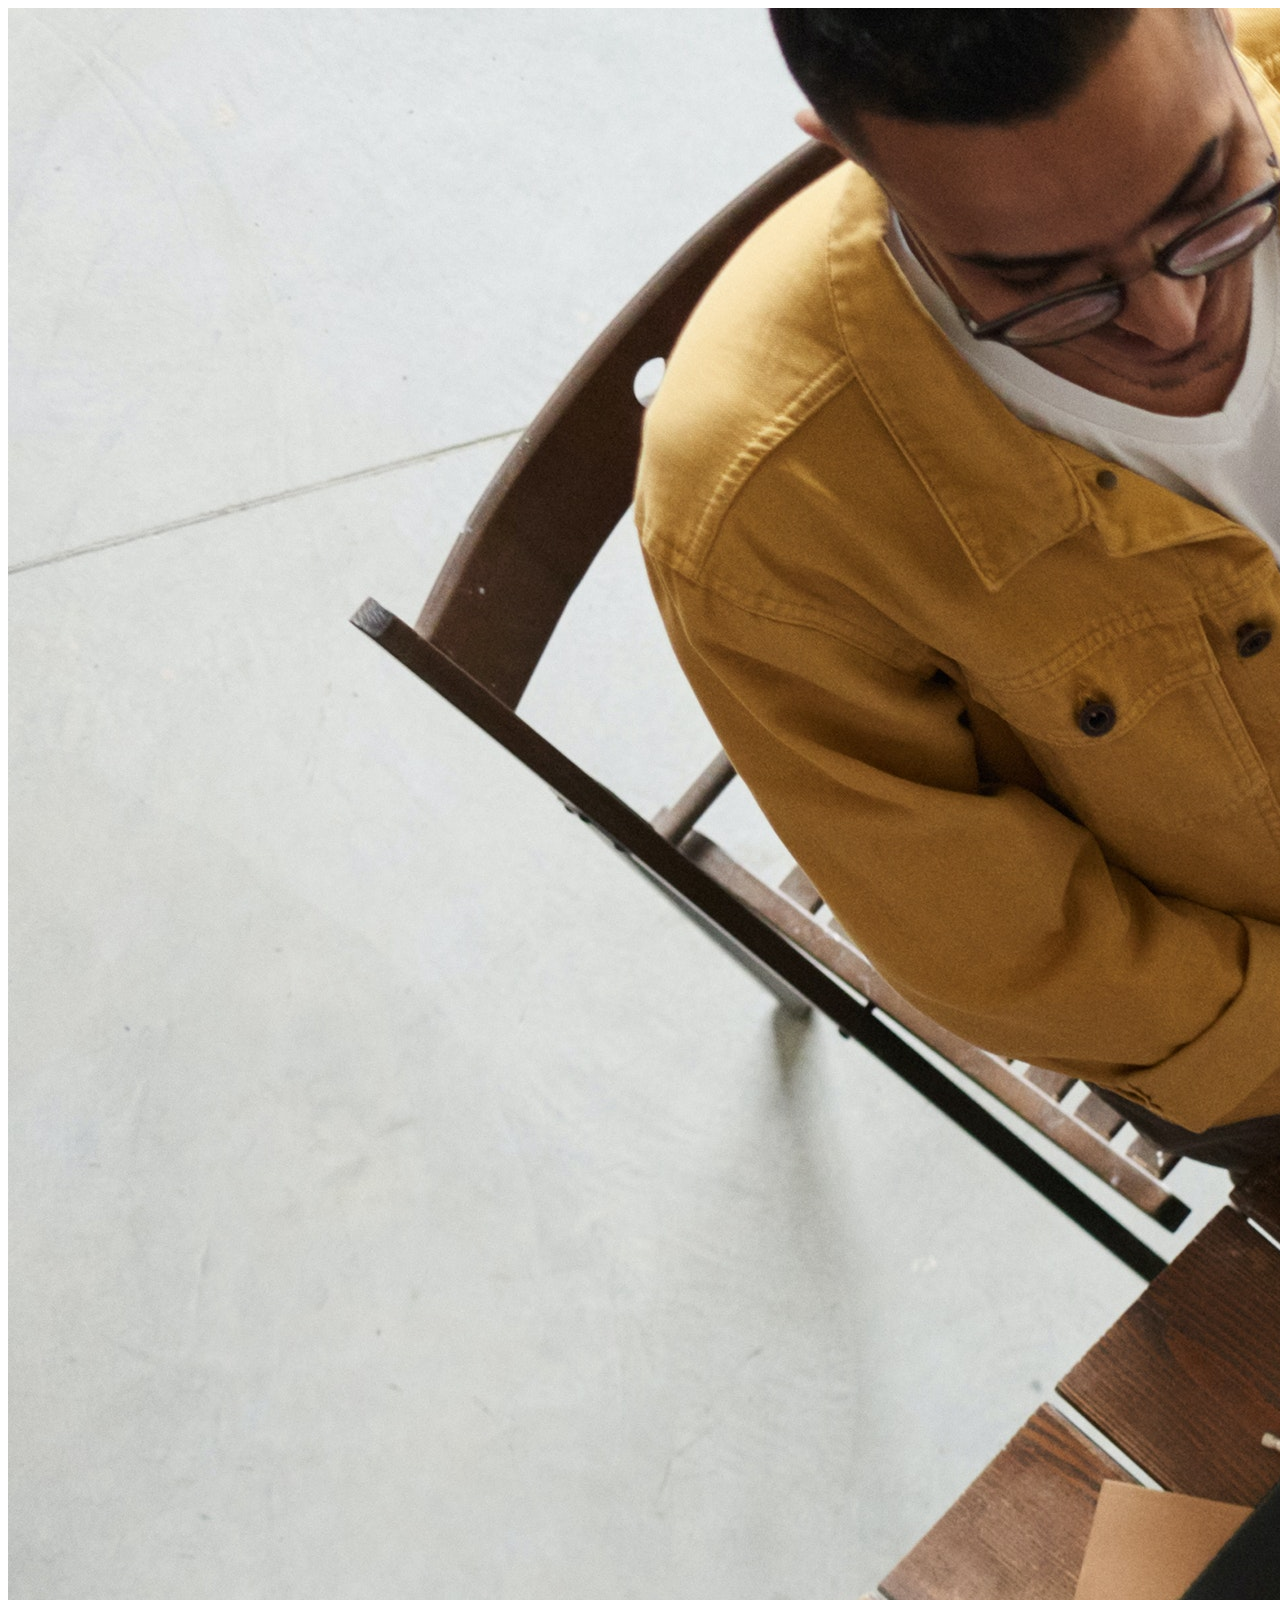
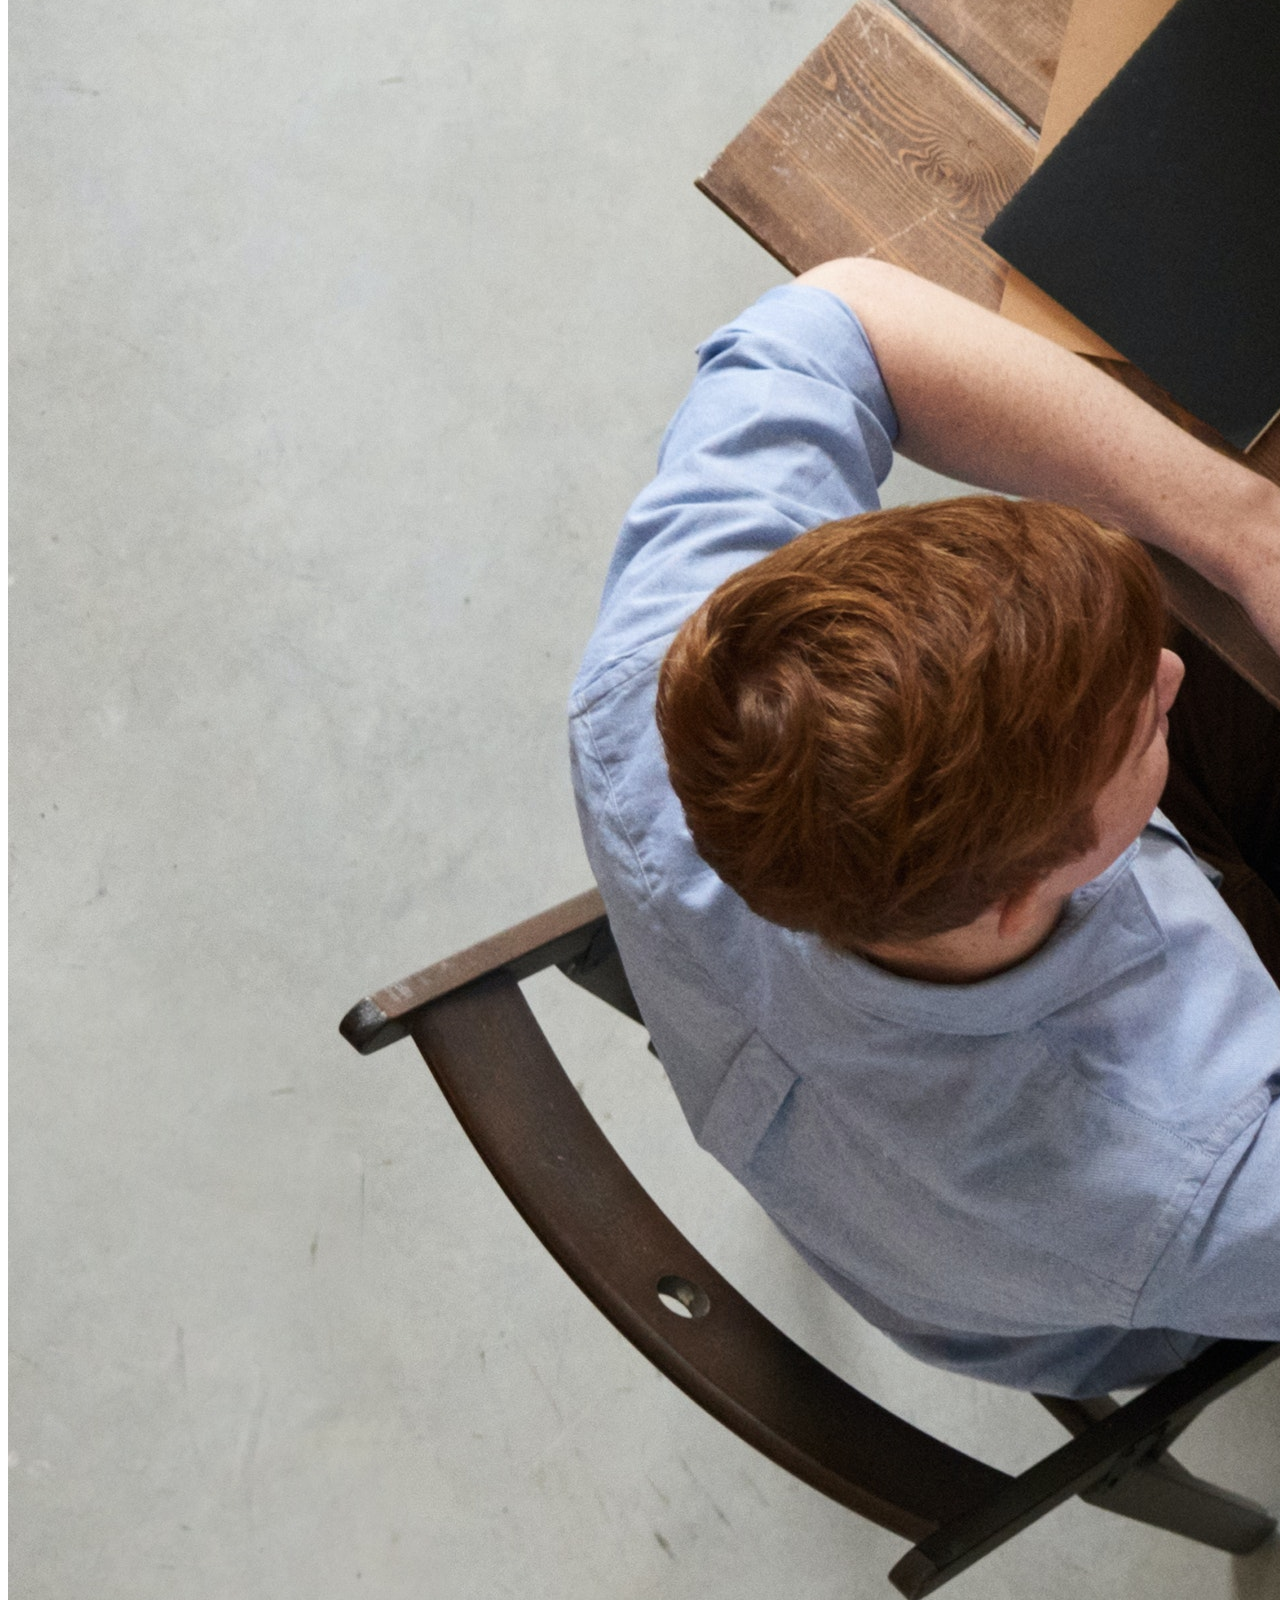
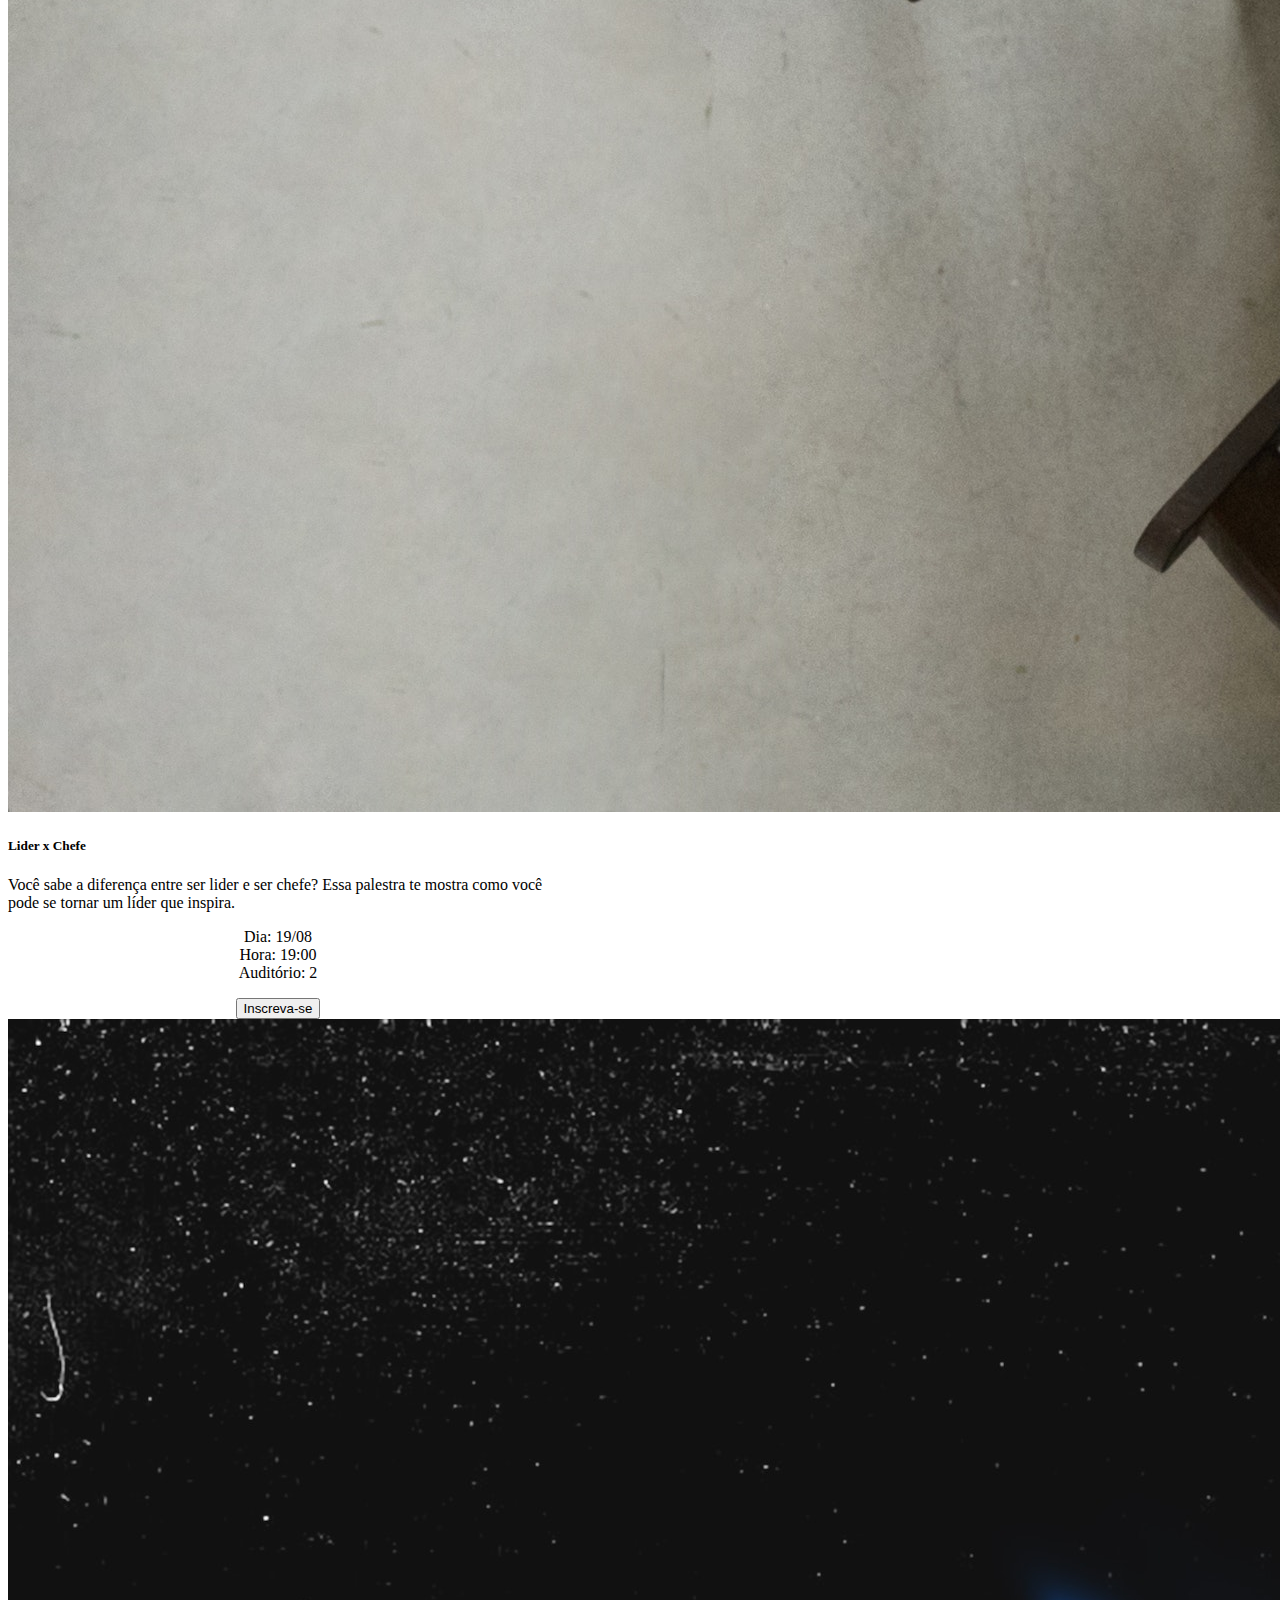
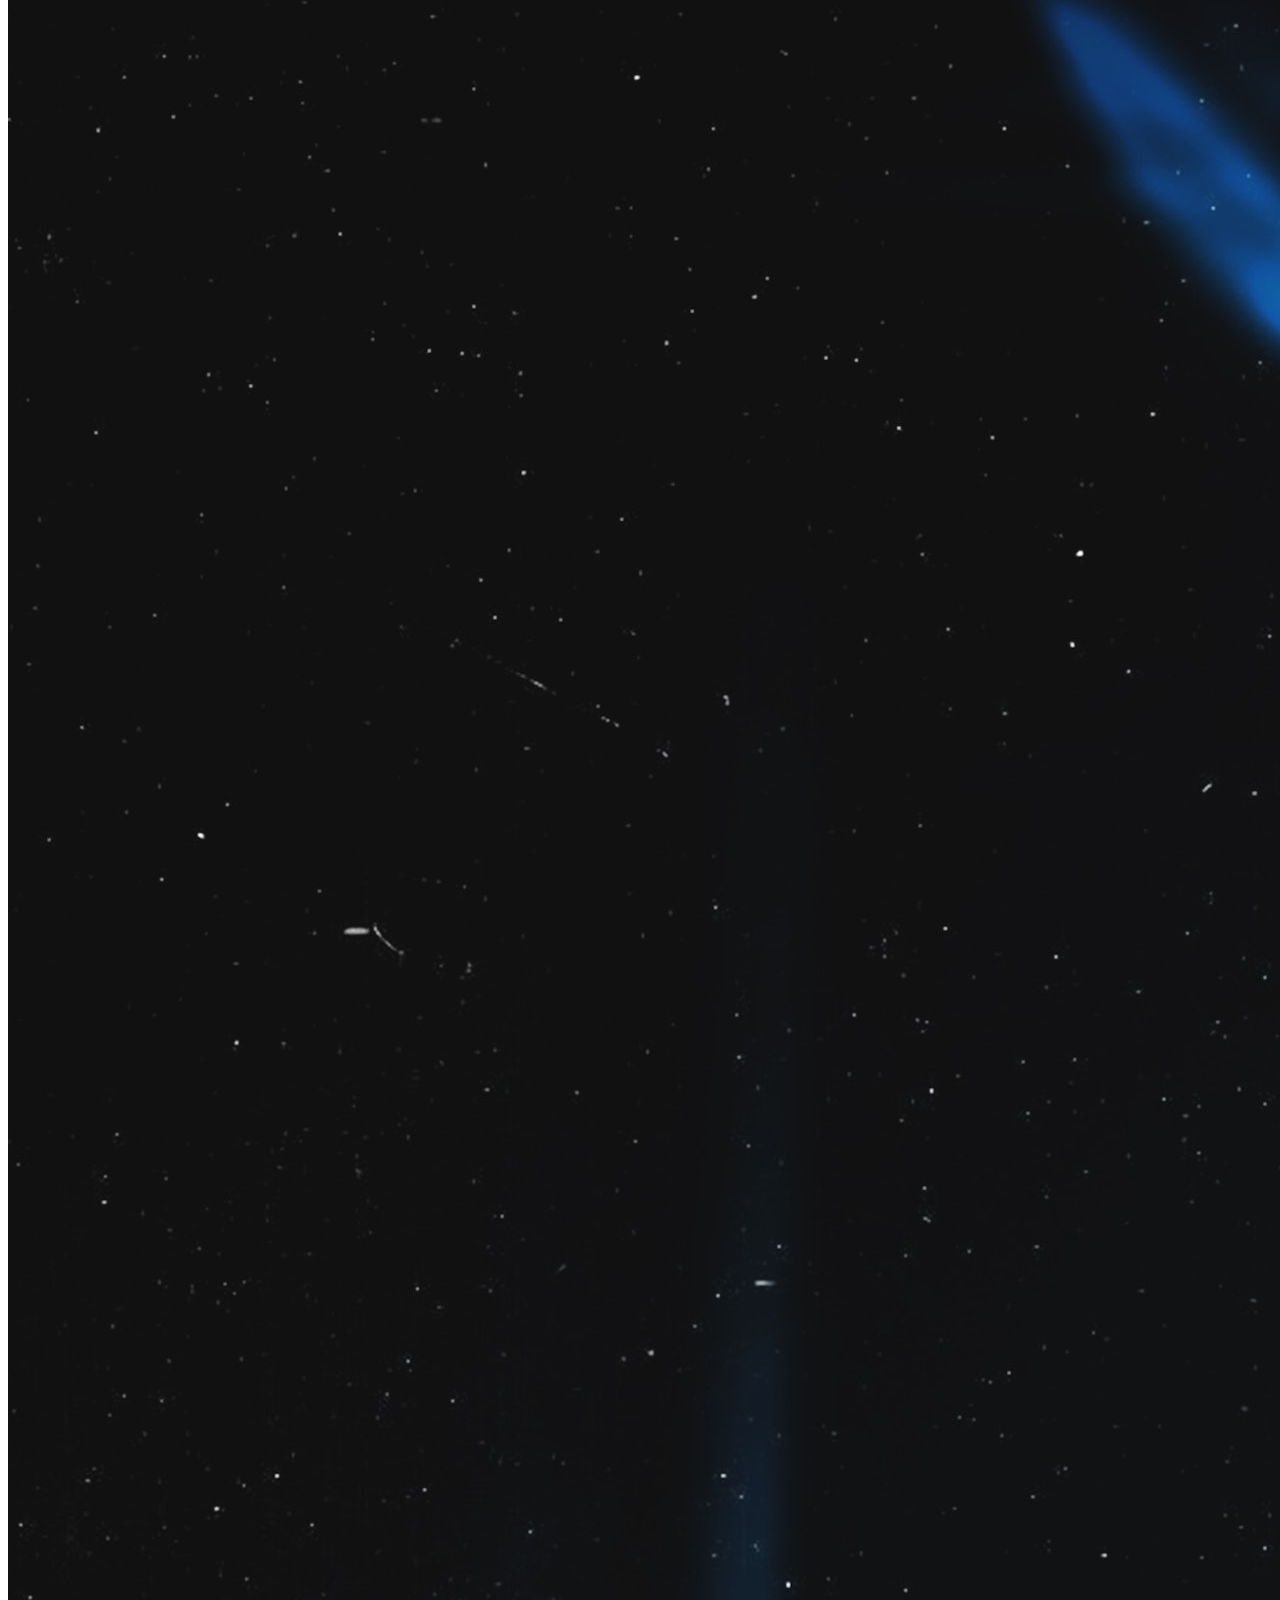
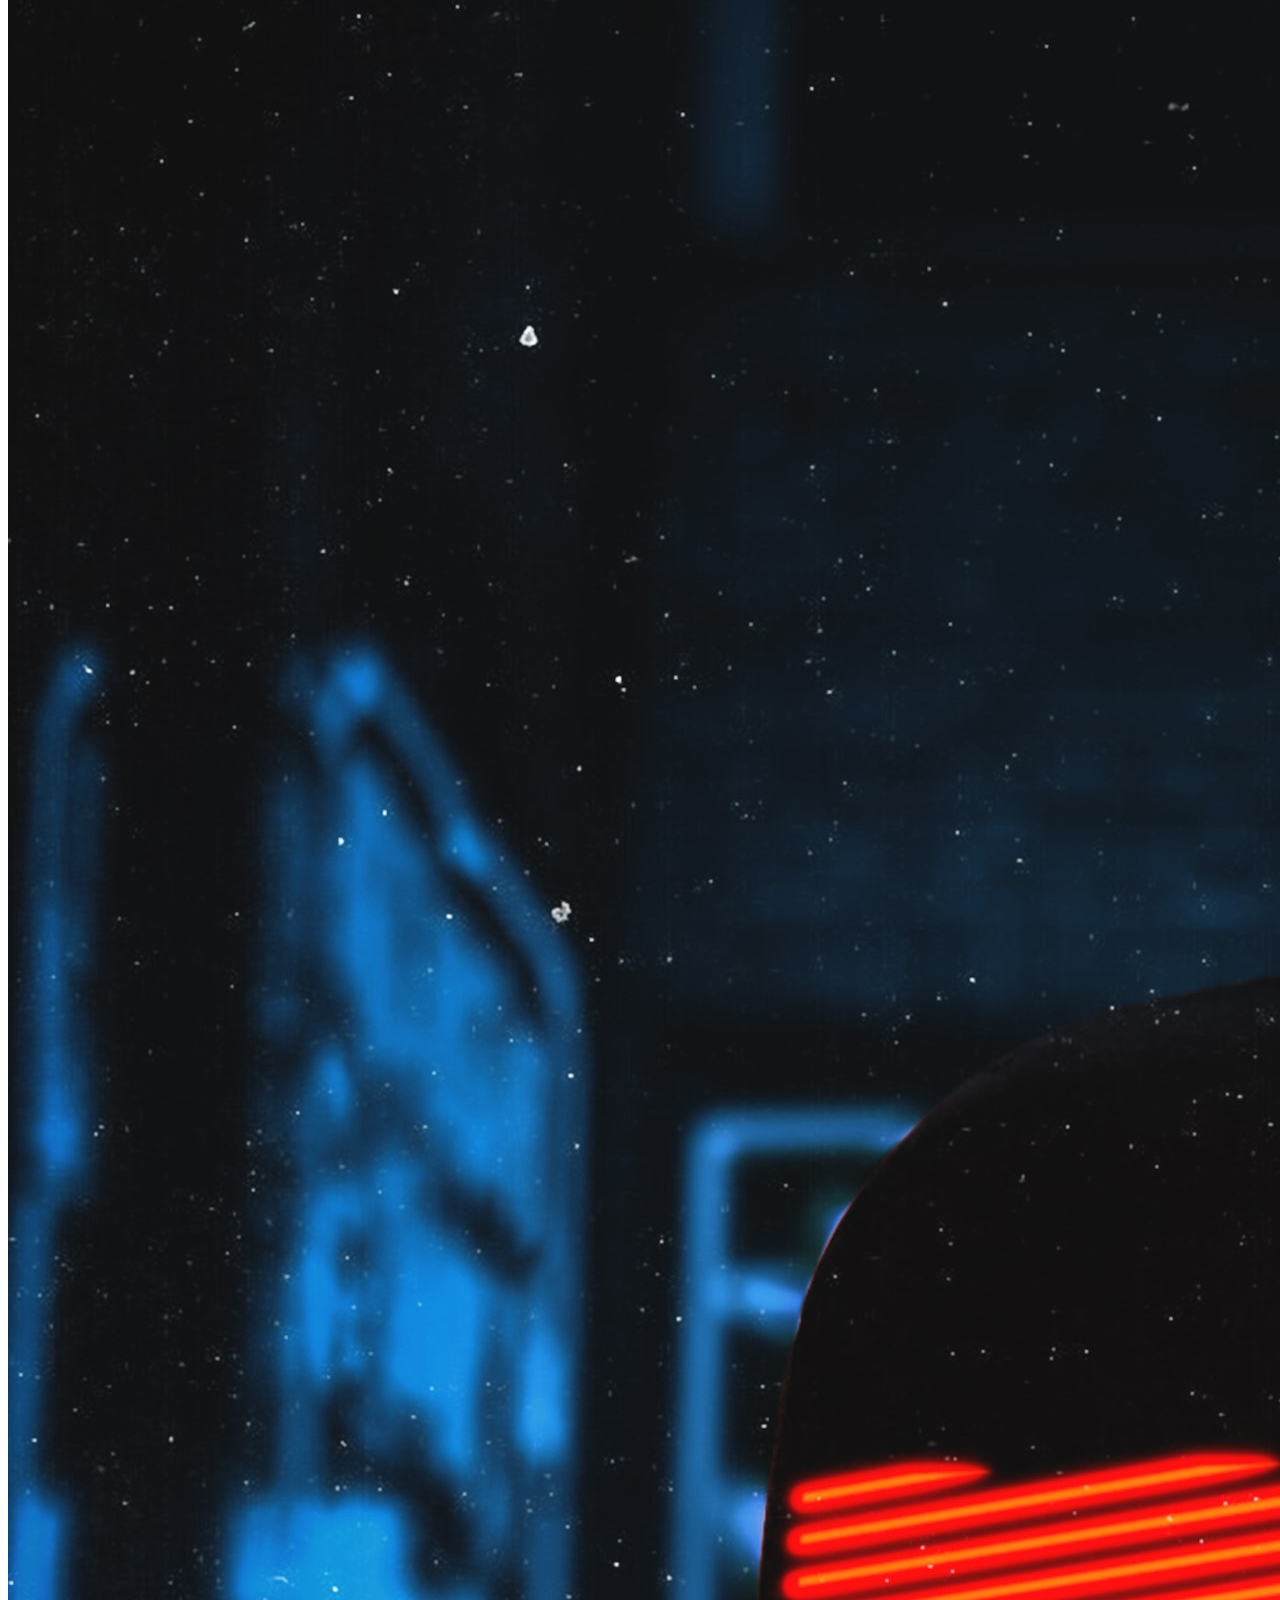
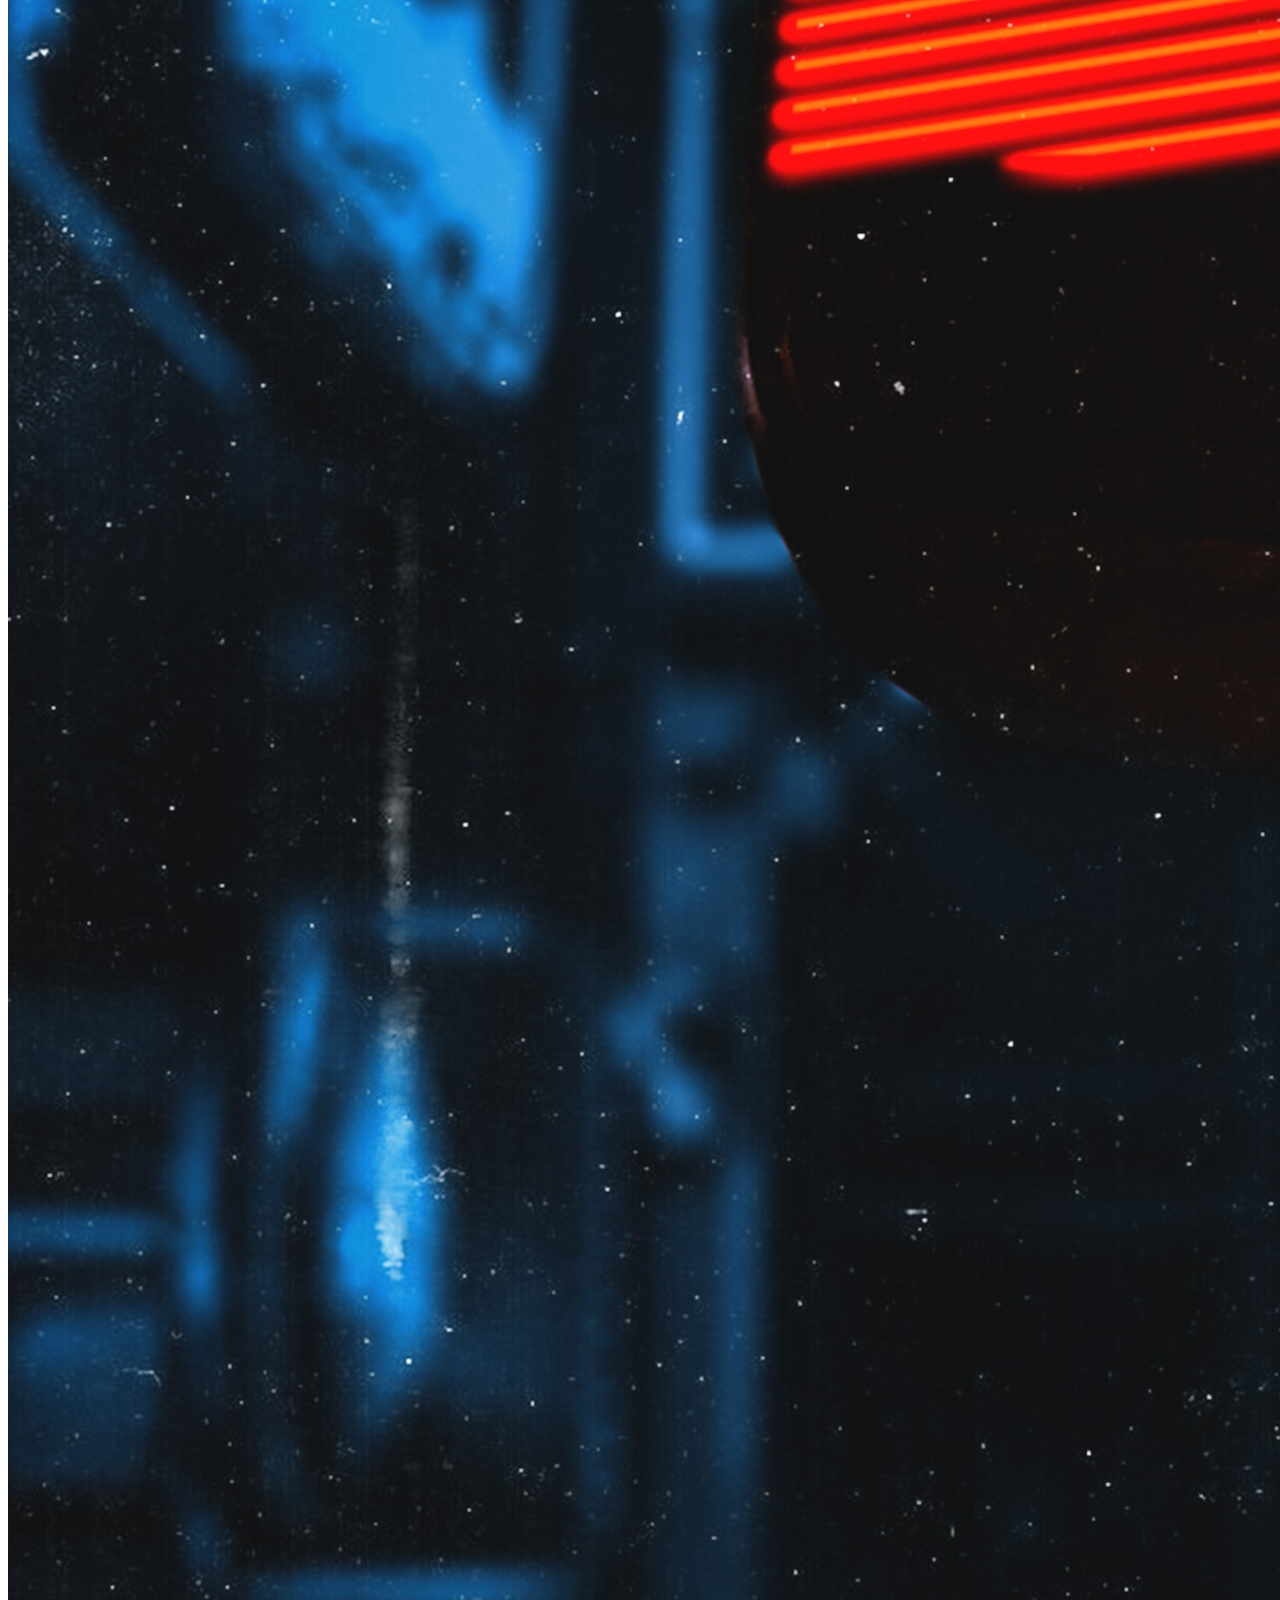
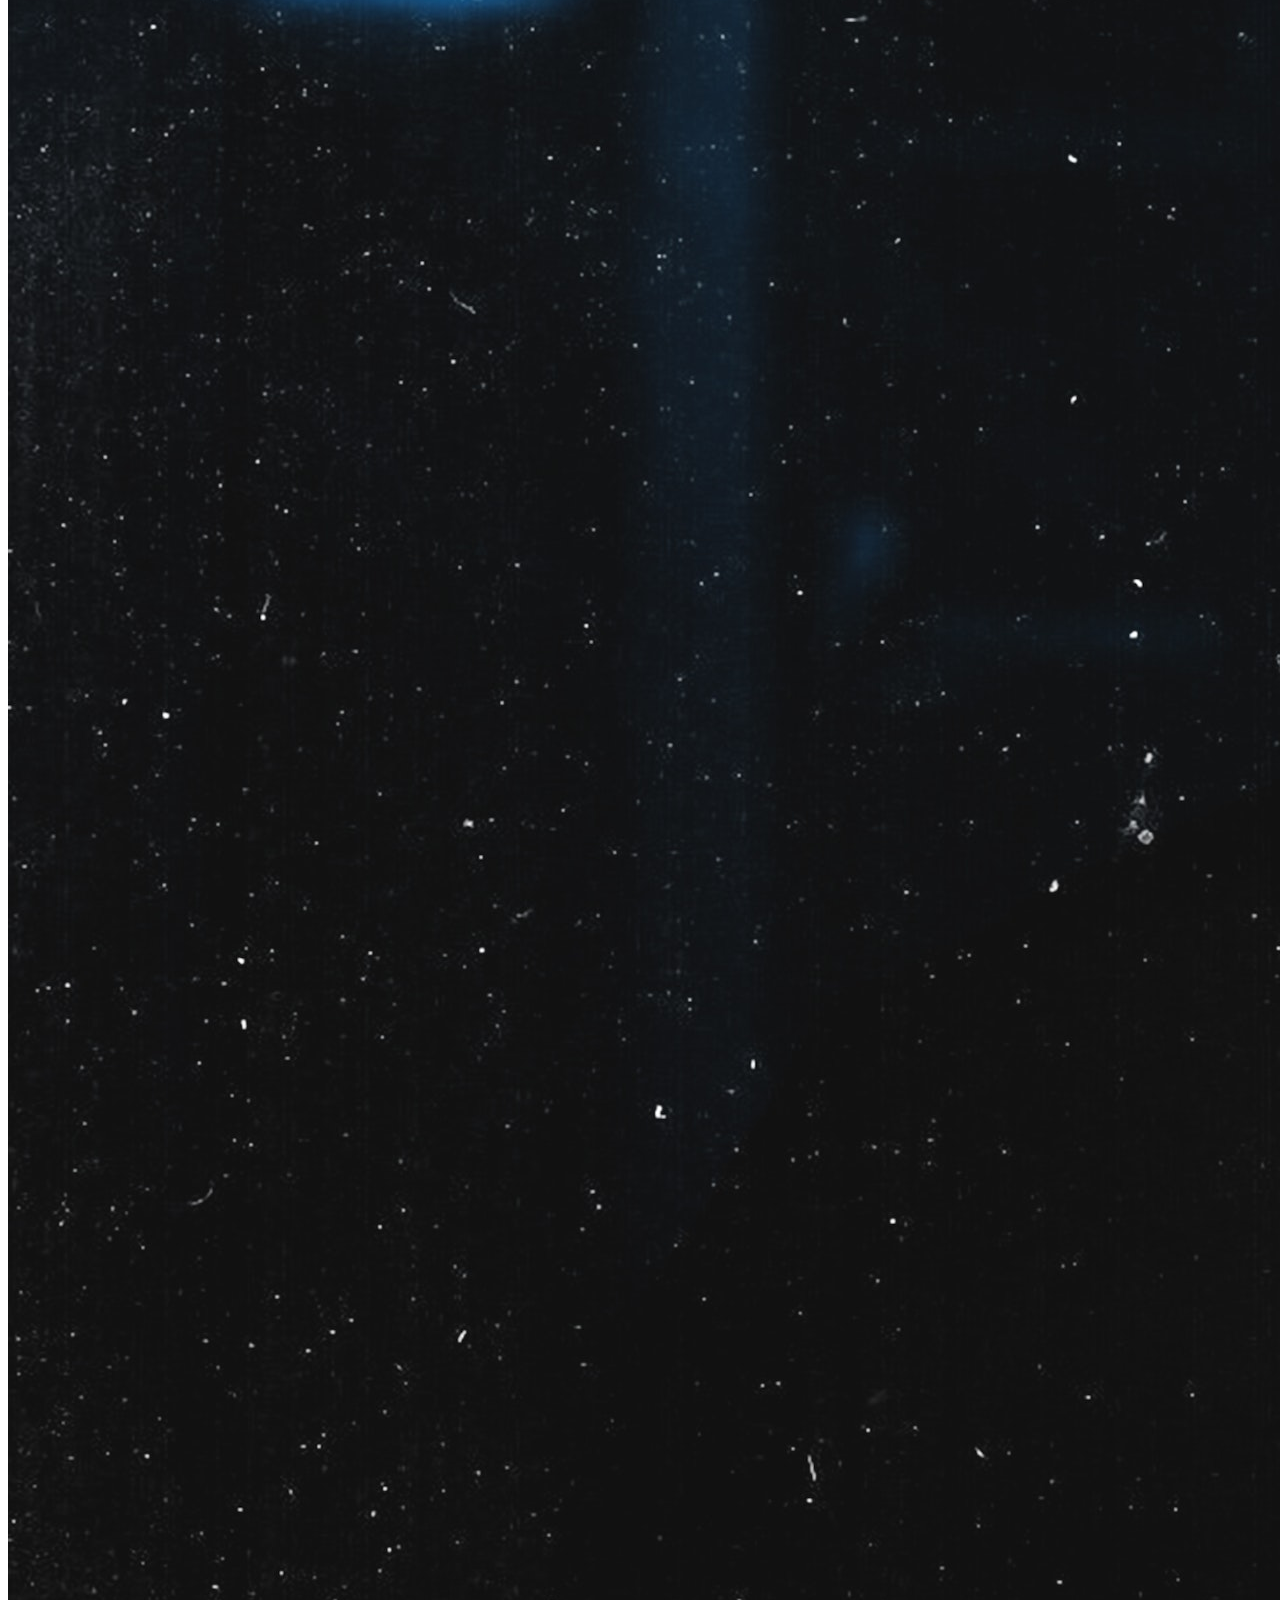
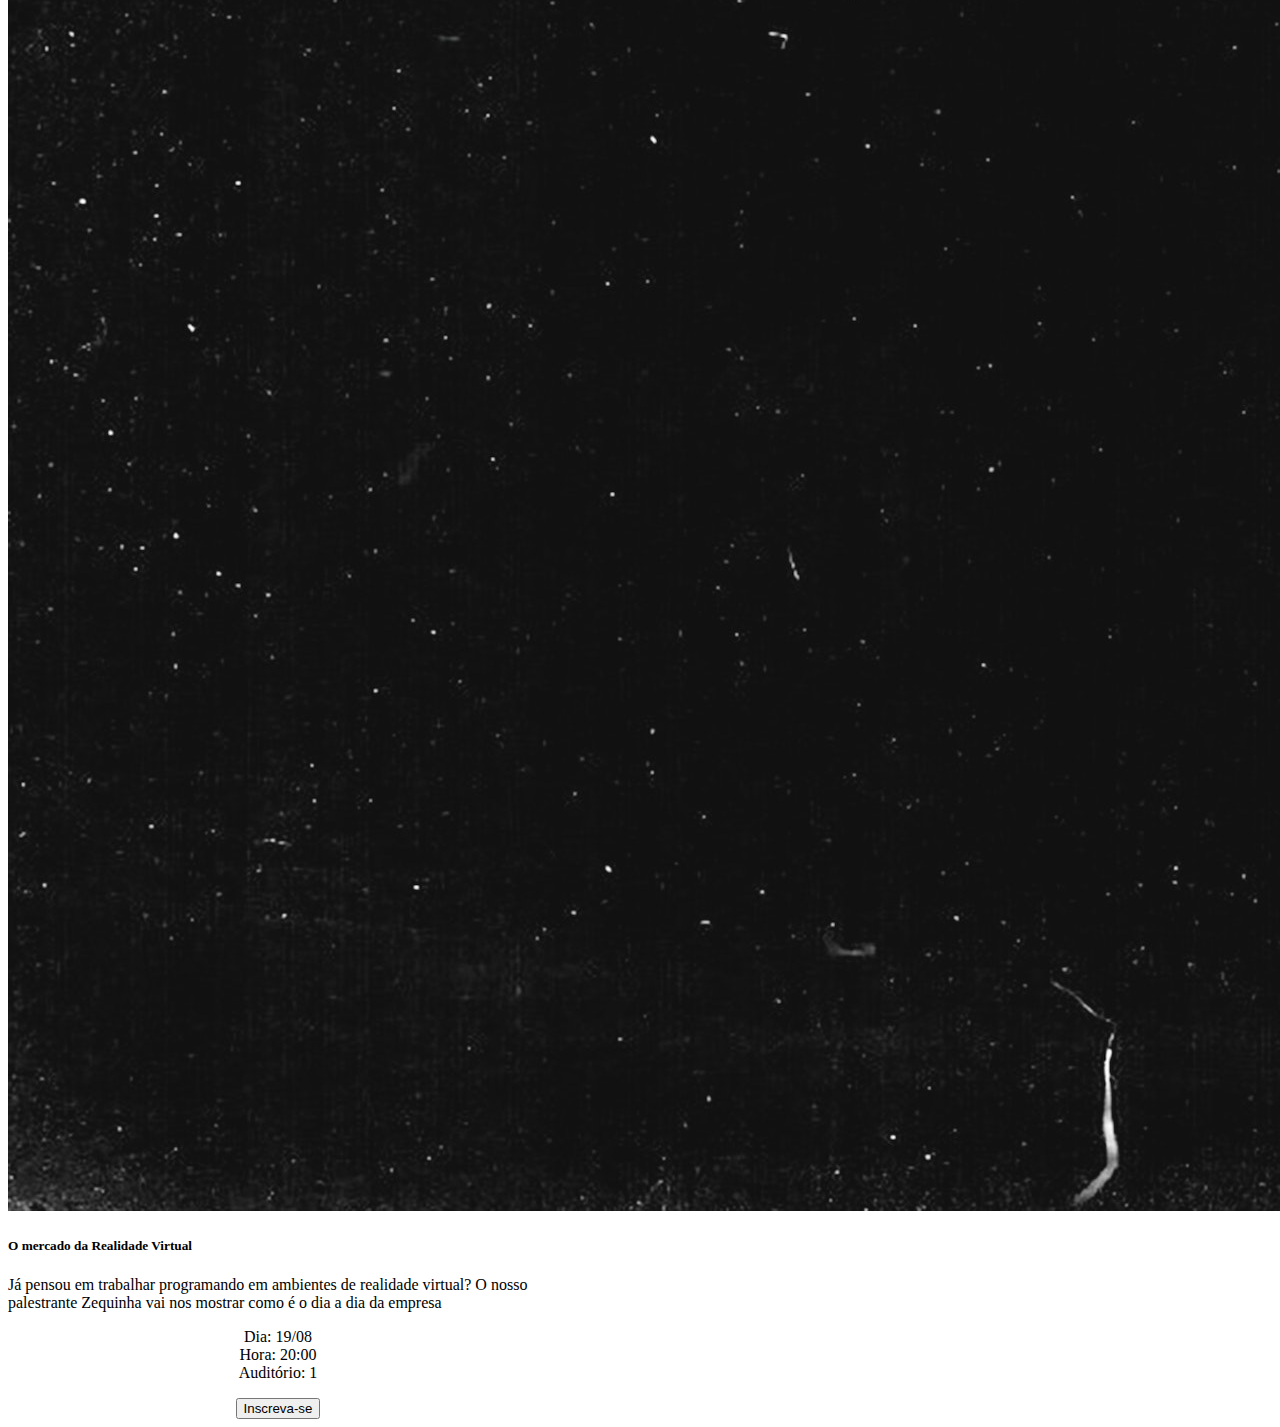
<file: FATEC_DES_WEB_3_2022_ProjetoAvaliacao/palestrasFatec/core/templates/index.html>
<!DOCTYPE html>
<html lang="pt_br">

<head>
    <meta charset="UTF-8">
    <meta http-equiv="X-UA-Compatible" content="IE=edge">
    <meta name="viewport" content="width=device-width, initial-scale=1.0">
    <link href="https://cdn.jsdelivr.net/npm/bootstrap@5.2.3/dist/css/bootstrap.min.css" rel="stylesheet"
        integrity="sha384-rbsA2VBKQhggwzxH7pPCaAqO46MgnOM80zW1RWuH61DGLwZJEdK2Kadq2F9CUG65" crossorigin="anonymous">
    <title>Palestras</title>
</head>

<body>
    <div class="container">
        <div class="col">
            <div class="card mb-3" style="max-width: 540px;">
                <div class="row g-0">
                    <div class="col-md-4">
                        <img src="../styles/img/equipe.jpg" alt="" srcset="">
                    </div>
                    <div class="col-md-8">
                        <div class="card-body">
                            <h5 class="card-title">Lider x Chefe</h5>
                            <p class="card-text">Você sabe a diferença entre ser lider e ser chefe?
                                Essa palestra te mostra como você pode se tornar um líder que inspira.
                            </p>
                            <center>
                                <p>
                                    Dia: 19/08 <br>
                                    Hora: 19:00 <br>
                                    Auditório: 2 <br>
                                </p>
                                <form action="cadastrar">
                                    <input class="btn btn-primary mt-4" type="submit" value="Inscreva-se">
                                </form>
                            </center>
                        </div>
                    </div>
                </div>
            </div>
            <div class="card mb-3" style="max-width: 540px;">
                <div class="row g-0">
                    <div class="col-md-4">
                        <img src="../styles/img/realidade-virtual.jpg" alt="" srcset="">
                    </div>
                    <div class="col-md-8">
                        <div class="card-body">
                            <h5 class="card-title">O mercado da Realidade Virtual</h5>
                            <p class="card-text">Já pensou em trabalhar programando em ambientes de realidade virtual?
                                O nosso palestrante Zequinha vai nos mostrar como é o dia a dia da empresa
                            </p>
                            <center>
                                <p>
                                    Dia: 19/08 <br>
                                    Hora: 20:00 <br>
                                    Auditório: 1 <br>
                                </p>
                                <form action="cadastrar">
                                    <input class="btn btn-primary mt-4" type="submit" value="Inscreva-se">
                                </form>
                            </center>

                        </div>
                    </div>
                </div>
            </div>
        </div>

    </div>
    </div>
</body>

</html>
</file>
